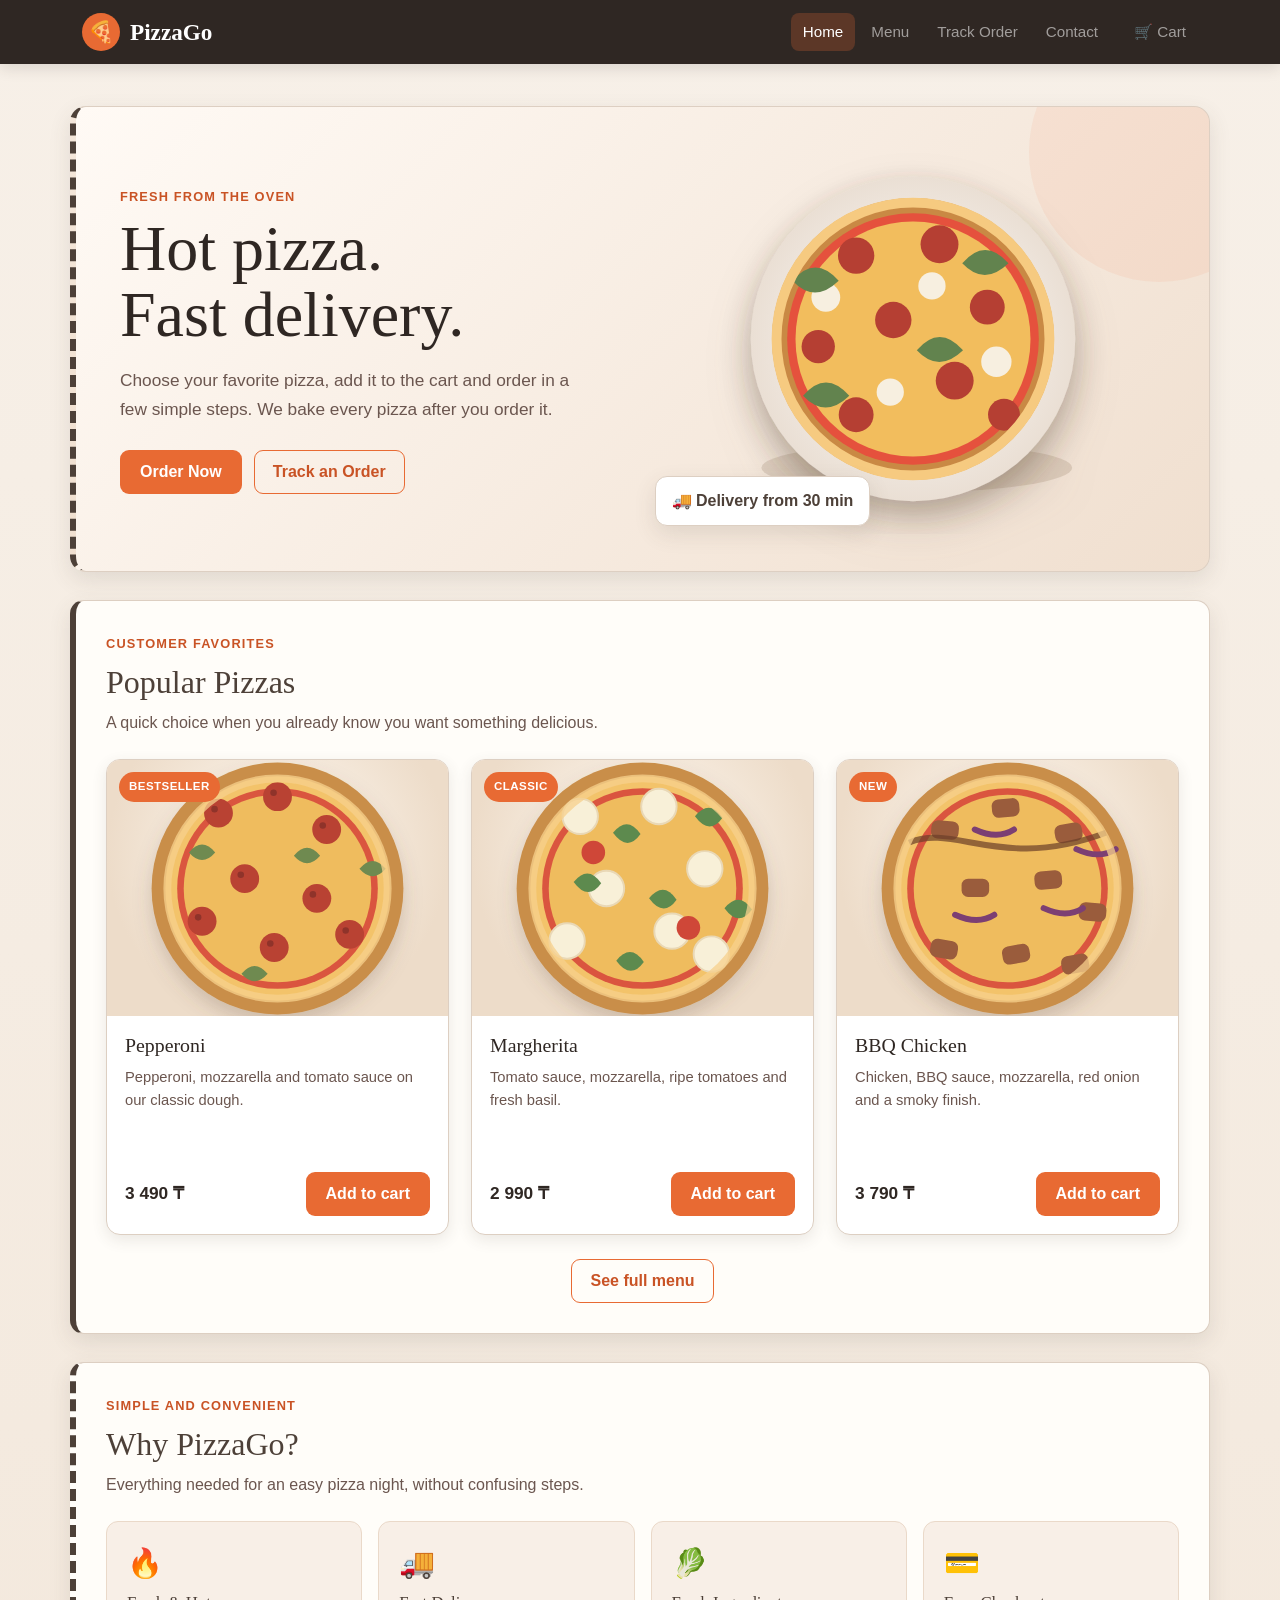
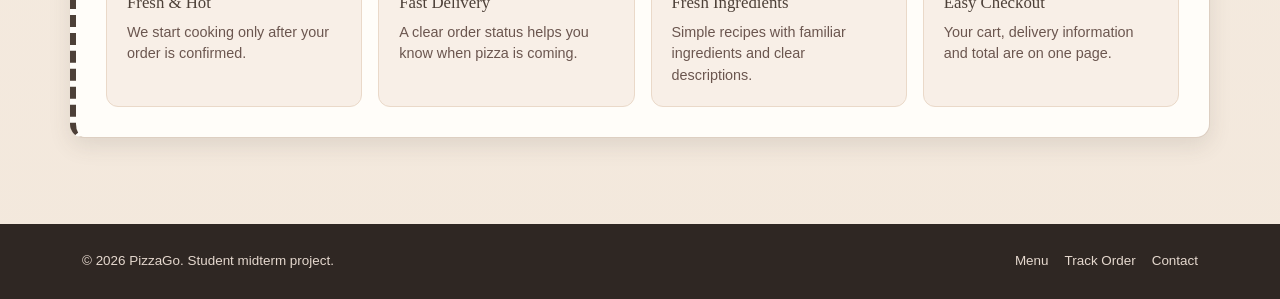
<file: index.html>
<!DOCTYPE html>
<html lang="en">
<head>
    <meta charset="UTF-8">
    <meta name="viewport" content="width=device-width, initial-scale=1.0">
    <meta name="description" content="PizzaGo pizza delivery - fresh pizza, simple ordering and fast delivery.">
    <title>PizzaGo | Pizza Delivery</title>
    <link href="vendor/bootstrap.min.css" rel="stylesheet">
    <link rel="stylesheet" href="styles.css">
</head>
<body>
<header class="site-header sticky-top">
    <nav class="navbar navbar-expand-lg navbar-dark" aria-label="Main navigation">
        <div class="container">
            <a class="navbar-brand" href="index.html">
                <span class="brand-mark">🍕</span>
                <span class="brand-name">PizzaGo</span>
            </a>
            <button class="navbar-toggler" type="button" data-bs-toggle="collapse" data-bs-target="#mainNav" aria-controls="mainNav" aria-expanded="false" aria-label="Toggle navigation">
                <span class="navbar-toggler-icon"></span>
            </button>
            <div class="collapse navbar-collapse" id="mainNav">
                <ul class="navbar-nav ms-auto align-items-lg-center gap-lg-1">
                    <li class="nav-item"><a class="nav-link active" aria-current="page" href="index.html">Home</a></li>
                    <li class="nav-item"><a class="nav-link" href="menu.html">Menu</a></li>
                    <li class="nav-item"><a class="nav-link" href="tracking.html">Track Order</a></li>
                    <li class="nav-item"><a class="nav-link" href="contact.html">Contact</a></li>
                    <li class="nav-item ms-lg-2">
                        <a class="nav-link cart-link" href="cart.html">🛒 Cart <span class="cart-count">0</span></a>
                    </li>
                </ul>
            </div>
        </div>
    </nav>
</header>

<main>
    <div class="page-shell">
        <section class="hero" aria-labelledby="hero-title">
            <div class="row g-0 align-items-center">
                <div class="col-lg-6">
                    <div class="hero-content">
                        <span class="eyebrow">Fresh from the oven</span>
                        <h1 id="hero-title">Hot pizza.<br>Fast delivery.</h1>
                        <p>Choose your favorite pizza, add it to the cart and order in a few simple steps. We bake every pizza after you order it.</p>
                        <div class="hero-actions">
                            <a class="btn btn-pizza" href="menu.html">Order Now</a>
                            <a class="btn btn-outline-pizza" href="tracking.html">Track an Order</a>
                        </div>
                    </div>
                </div>
                <div class="col-lg-6">
                    <div class="hero-image-wrap">
                        <img class="hero-image" src="images/hero-pizza.svg" alt="Fresh pizza with pepperoni, tomatoes and basil">
                        <div class="delivery-chip">🚚 Delivery from 30 min</div>
                    </div>
                </div>
            </div>
        </section>

        <section class="section-card" aria-labelledby="popular-title">
            <span class="eyebrow">Customer favorites</span>
            <h2 class="section-heading" id="popular-title">Popular Pizzas</h2>
            <p class="section-subtitle">A quick choice when you already know you want something delicious.</p>

            <div class="pizza-grid">
                <article class="pizza-card">
                    <span class="pizza-tag">Bestseller</span>
                    <img src="images/pepperoni.svg" alt="Pepperoni pizza">
                    <div class="pizza-card-body">
                        <h3>Pepperoni</h3>
                        <p>Pepperoni, mozzarella and tomato sauce on our classic dough.</p>
                        <div class="pizza-meta">
                            <span class="price">3 490 ₸</span>
                            <button class="btn btn-pizza" type="button" data-add-pizza="pepperoni">Add to cart</button>
                        </div>
                    </div>
                </article>

                <article class="pizza-card">
                    <span class="pizza-tag">Classic</span>
                    <img src="images/margherita.svg" alt="Margherita pizza">
                    <div class="pizza-card-body">
                        <h3>Margherita</h3>
                        <p>Tomato sauce, mozzarella, ripe tomatoes and fresh basil.</p>
                        <div class="pizza-meta">
                            <span class="price">2 990 ₸</span>
                            <button class="btn btn-pizza" type="button" data-add-pizza="margherita">Add to cart</button>
                        </div>
                    </div>
                </article>

                <article class="pizza-card">
                    <span class="pizza-tag">New</span>
                    <img src="images/bbq.svg" alt="BBQ chicken pizza">
                    <div class="pizza-card-body">
                        <h3>BBQ Chicken</h3>
                        <p>Chicken, BBQ sauce, mozzarella, red onion and a smoky finish.</p>
                        <div class="pizza-meta">
                            <span class="price">3 790 ₸</span>
                            <button class="btn btn-pizza" type="button" data-add-pizza="bbq">Add to cart</button>
                        </div>
                    </div>
                </article>
            </div>

            <div class="text-center mt-4">
                <a class="btn btn-outline-pizza" href="menu.html">See full menu</a>
            </div>
        </section>

        <section class="section-card dashed" aria-labelledby="why-title">
            <span class="eyebrow">Simple and convenient</span>
            <h2 class="section-heading" id="why-title">Why PizzaGo?</h2>
            <p class="section-subtitle">Everything needed for an easy pizza night, without confusing steps.</p>

            <div class="benefit-grid">
                <div class="benefit-item">
                    <div class="benefit-icon">🔥</div>
                    <h3>Fresh & Hot</h3>
                    <p>We start cooking only after your order is confirmed.</p>
                </div>
                <div class="benefit-item">
                    <div class="benefit-icon">🚚</div>
                    <h3>Fast Delivery</h3>
                    <p>A clear order status helps you know when pizza is coming.</p>
                </div>
                <div class="benefit-item">
                    <div class="benefit-icon">🥬</div>
                    <h3>Fresh Ingredients</h3>
                    <p>Simple recipes with familiar ingredients and clear descriptions.</p>
                </div>
                <div class="benefit-item">
                    <div class="benefit-icon">💳</div>
                    <h3>Easy Checkout</h3>
                    <p>Your cart, delivery information and total are on one page.</p>
                </div>
            </div>
        </section>
    </div>
</main>

<div class="toast-container position-fixed bottom-0 end-0 p-3">
    <div id="cartToast" class="toast" role="status" aria-live="polite" aria-atomic="true">
        <div class="toast-header">
            <strong class="me-auto">PizzaGo</strong>
            <button type="button" class="btn-close" data-bs-dismiss="toast" aria-label="Close"></button>
        </div>
        <div class="toast-body">Added to cart.</div>
    </div>
</div>

<footer class="site-footer">
    <div class="container footer-inner">
        <p>© 2026 PizzaGo. Student midterm project.</p>
        <div class="footer-links">
            <a href="menu.html">Menu</a>
            <a href="tracking.html">Track Order</a>
            <a href="contact.html">Contact</a>
        </div>
    </div>
</footer>

<script src="vendor/bootstrap.bundle.min.js"></script>
<script src="script.js"></script>
</body>
</html>
</file>
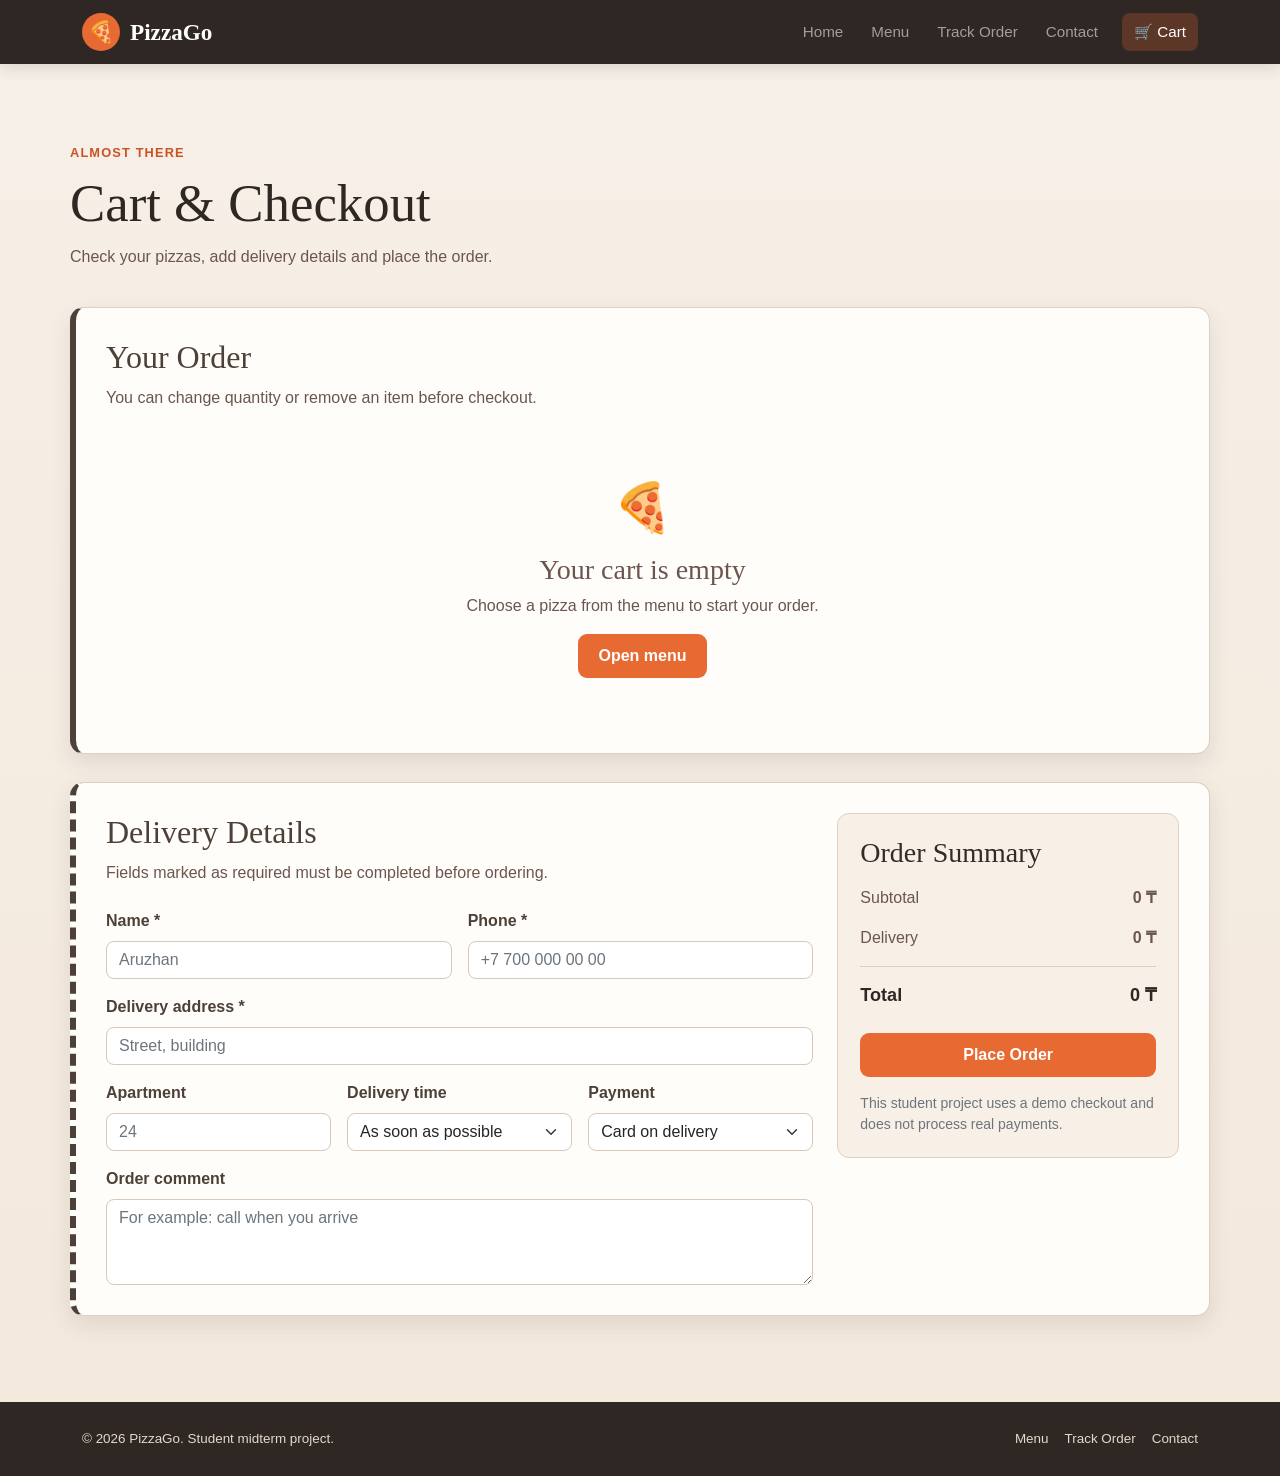
<file: cart.html>
<!DOCTYPE html>
<html lang="en">
<head>
    <meta charset="UTF-8">
    <meta name="viewport" content="width=device-width, initial-scale=1.0">
    <meta name="description" content="PizzaGo cart and checkout page.">
    <title>Cart & Checkout | PizzaGo</title>
    <link href="vendor/bootstrap.min.css" rel="stylesheet">
    <link rel="stylesheet" href="styles.css">
</head>
<body>
<header class="site-header sticky-top">
    <nav class="navbar navbar-expand-lg navbar-dark" aria-label="Main navigation">
        <div class="container">
            <a class="navbar-brand" href="index.html"><span class="brand-mark">🍕</span><span class="brand-name">PizzaGo</span></a>
            <button class="navbar-toggler" type="button" data-bs-toggle="collapse" data-bs-target="#mainNav" aria-controls="mainNav" aria-expanded="false" aria-label="Toggle navigation"><span class="navbar-toggler-icon"></span></button>
            <div class="collapse navbar-collapse" id="mainNav">
                <ul class="navbar-nav ms-auto align-items-lg-center gap-lg-1">
                    <li class="nav-item"><a class="nav-link" href="index.html">Home</a></li>
                    <li class="nav-item"><a class="nav-link" href="menu.html">Menu</a></li>
                    <li class="nav-item"><a class="nav-link" href="tracking.html">Track Order</a></li>
                    <li class="nav-item"><a class="nav-link" href="contact.html">Contact</a></li>
                    <li class="nav-item ms-lg-2"><a class="nav-link cart-link active" aria-current="page" href="cart.html">🛒 Cart <span class="cart-count">0</span></a></li>
                </ul>
            </div>
        </div>
    </nav>
</header>

<main>
    <div class="page-shell">
        <header class="page-banner">
            <span class="eyebrow">Almost there</span>
            <h1>Cart & Checkout</h1>
            <p class="section-subtitle">Check your pizzas, add delivery details and place the order.</p>
        </header>

        <section class="section-card" aria-labelledby="cart-title">
            <h2 class="section-heading" id="cart-title">Your Order</h2>
            <p class="section-subtitle">You can change quantity or remove an item before checkout.</p>

            <div id="emptyCart" class="empty-state d-none">
                <div class="display-5 mb-3">🍕</div>
                <h3>Your cart is empty</h3>
                <p>Choose a pizza from the menu to start your order.</p>
                <a href="menu.html" class="btn btn-pizza">Open menu</a>
            </div>

            <div class="cart-table-wrap" id="cartTable">
                <table class="table align-middle cart-table">
                    <thead>
                        <tr><th scope="col">Item</th><th scope="col">Price</th><th scope="col">Quantity</th><th scope="col">Total</th><th scope="col">Action</th></tr>
                    </thead>
                    <tbody id="cartBody"></tbody>
                </table>
            </div>
        </section>

        <section class="section-card dashed" aria-labelledby="checkout-title">
            <div class="row g-4">
                <div class="col-lg-8">
                    <h2 class="section-heading" id="checkout-title">Delivery Details</h2>
                    <p class="section-subtitle">Fields marked as required must be completed before ordering.</p>

                    <form id="checkoutForm" class="row g-3 needs-validation" novalidate>
                        <div class="col-md-6">
                            <label class="form-label" for="customerName">Name *</label>
                            <input class="form-control" id="customerName" type="text" placeholder="Aruzhan" required>
                            <div class="invalid-feedback">Please enter your name.</div>
                        </div>
                        <div class="col-md-6">
                            <label class="form-label" for="phone">Phone *</label>
                            <input class="form-control" id="phone" type="tel" placeholder="+7 700 000 00 00" required>
                            <div class="invalid-feedback">Please enter your phone number.</div>
                        </div>
                        <div class="col-12">
                            <label class="form-label" for="address">Delivery address *</label>
                            <input class="form-control" id="address" type="text" placeholder="Street, building" required>
                            <div class="invalid-feedback">Please enter a delivery address.</div>
                        </div>
                        <div class="col-md-4">
                            <label class="form-label" for="apartment">Apartment</label>
                            <input class="form-control" id="apartment" type="text" placeholder="24">
                        </div>
                        <div class="col-md-4">
                            <label class="form-label" for="deliveryTime">Delivery time</label>
                            <select class="form-select" id="deliveryTime">
                                <option>As soon as possible</option>
                                <option>In 1 hour</option>
                                <option>In 2 hours</option>
                            </select>
                        </div>
                        <div class="col-md-4">
                            <label class="form-label" for="payment">Payment</label>
                            <select class="form-select" id="payment">
                                <option>Card on delivery</option>
                                <option>Cash</option>
                            </select>
                        </div>
                        <div class="col-12">
                            <label class="form-label" for="comment">Order comment</label>
                            <textarea class="form-control" id="comment" rows="3" placeholder="For example: call when you arrive"></textarea>
                        </div>
                        <div class="col-12 d-lg-none">
                            <button class="btn btn-pizza w-100" type="submit">Place Order</button>
                        </div>
                    </form>
                </div>

                <div class="col-lg-4">
                    <aside class="order-summary" aria-label="Order summary">
                        <h3>Order Summary</h3>
                        <div class="summary-line"><span>Subtotal</span><strong id="subtotal">0 ₸</strong></div>
                        <div class="summary-line"><span>Delivery</span><strong id="deliveryFee">0 ₸</strong></div>
                        <div class="summary-line summary-total"><span>Total</span><strong id="orderTotal">0 ₸</strong></div>
                        <button class="btn btn-pizza w-100 mt-3 d-none d-lg-block" type="submit" form="checkoutForm">Place Order</button>
                        <small class="d-block text-muted mt-3">This student project uses a demo checkout and does not process real payments.</small>
                    </aside>
                </div>
            </div>
        </section>
    </div>
</main>

<div class="toast-container position-fixed bottom-0 end-0 p-3"><div id="cartToast" class="toast" role="status" aria-live="polite" aria-atomic="true"><div class="toast-header"><strong class="me-auto">PizzaGo</strong><button type="button" class="btn-close" data-bs-dismiss="toast" aria-label="Close"></button></div><div class="toast-body">Message</div></div></div>

<footer class="site-footer">
    <div class="container footer-inner"><p>© 2026 PizzaGo. Student midterm project.</p><div class="footer-links"><a href="menu.html">Menu</a><a href="tracking.html">Track Order</a><a href="contact.html">Contact</a></div></div>
</footer>
<script src="vendor/bootstrap.bundle.min.js"></script>
<script src="script.js"></script>
</body>
</html>
</file>
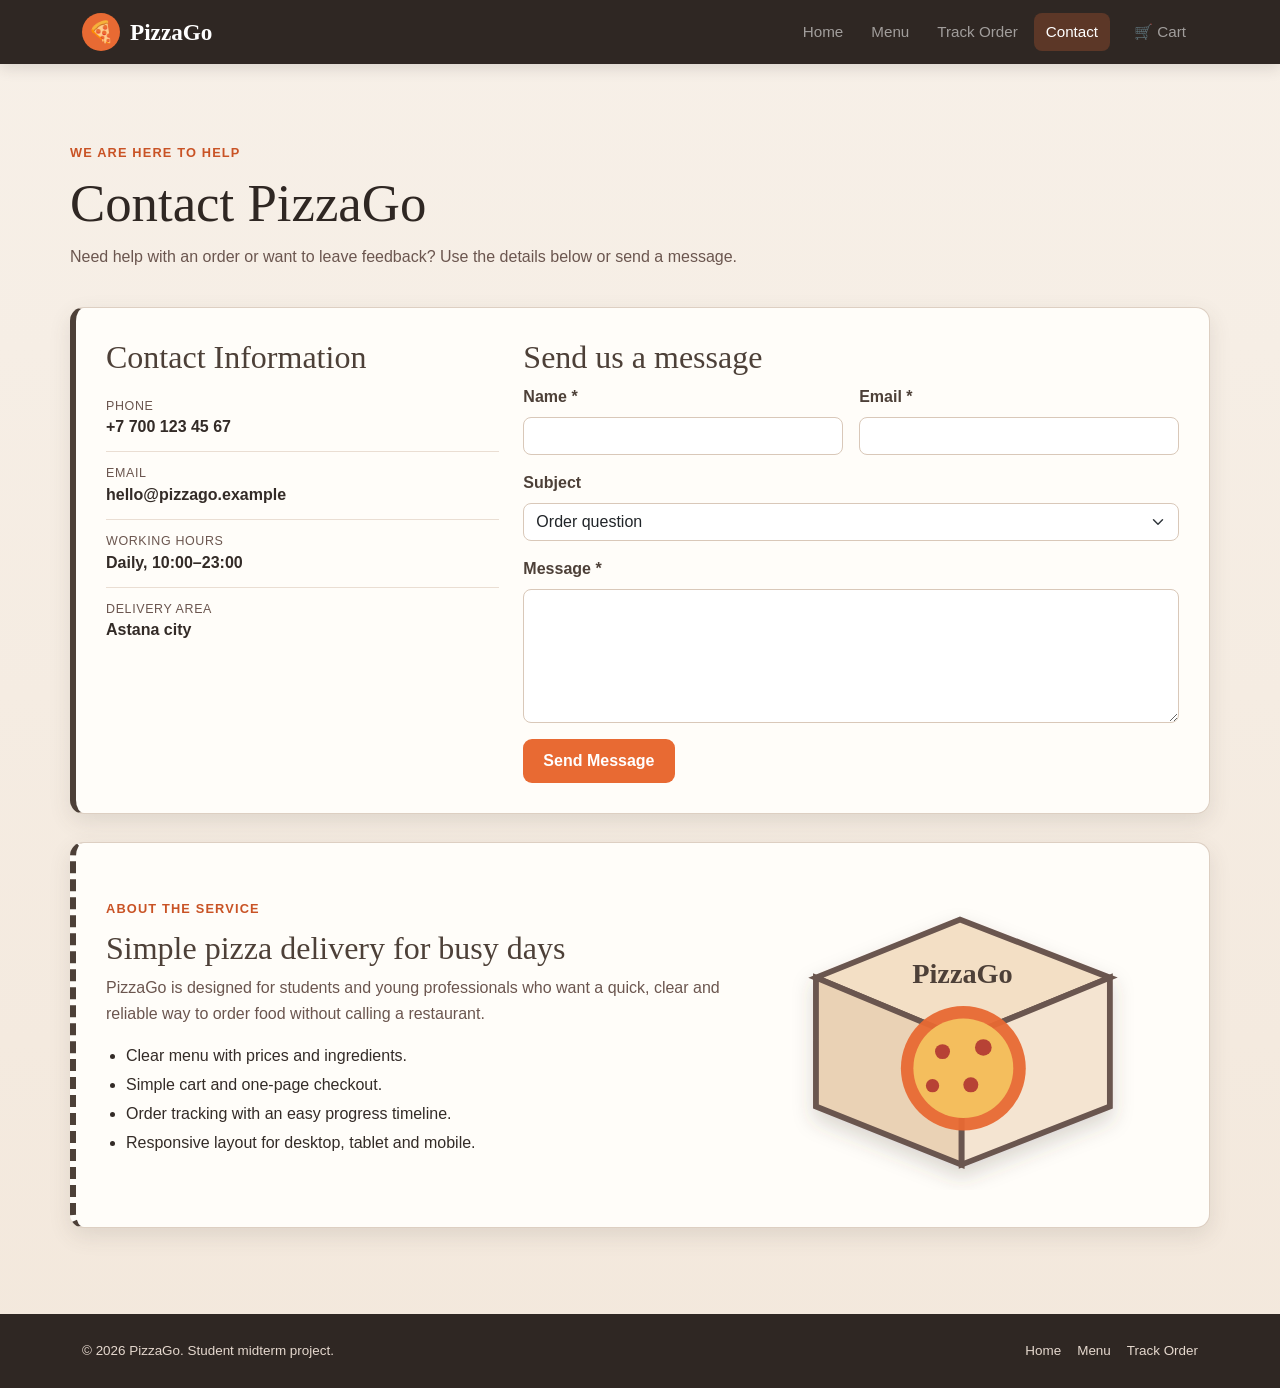
<file: contact.html>
<!DOCTYPE html>
<html lang="en">
<head>
    <meta charset="UTF-8">
    <meta name="viewport" content="width=device-width, initial-scale=1.0">
    <meta name="description" content="Contact PizzaGo and learn more about the delivery service.">
    <title>Contact | PizzaGo</title>
    <link href="vendor/bootstrap.min.css" rel="stylesheet">
    <link rel="stylesheet" href="styles.css">
</head>
<body>
<header class="site-header sticky-top">
    <nav class="navbar navbar-expand-lg navbar-dark" aria-label="Main navigation">
        <div class="container">
            <a class="navbar-brand" href="index.html"><span class="brand-mark">🍕</span><span class="brand-name">PizzaGo</span></a>
            <button class="navbar-toggler" type="button" data-bs-toggle="collapse" data-bs-target="#mainNav" aria-controls="mainNav" aria-expanded="false" aria-label="Toggle navigation"><span class="navbar-toggler-icon"></span></button>
            <div class="collapse navbar-collapse" id="mainNav">
                <ul class="navbar-nav ms-auto align-items-lg-center gap-lg-1">
                    <li class="nav-item"><a class="nav-link" href="index.html">Home</a></li>
                    <li class="nav-item"><a class="nav-link" href="menu.html">Menu</a></li>
                    <li class="nav-item"><a class="nav-link" href="tracking.html">Track Order</a></li>
                    <li class="nav-item"><a class="nav-link active" aria-current="page" href="contact.html">Contact</a></li>
                    <li class="nav-item ms-lg-2"><a class="nav-link cart-link" href="cart.html">🛒 Cart <span class="cart-count">0</span></a></li>
                </ul>
            </div>
        </div>
    </nav>
</header>

<main>
    <div class="page-shell">
        <header class="page-banner">
            <span class="eyebrow">We are here to help</span>
            <h1>Contact PizzaGo</h1>
            <p class="section-subtitle">Need help with an order or want to leave feedback? Use the details below or send a message.</p>
        </header>

        <section class="section-card" aria-labelledby="contact-title">
            <div class="contact-grid">
                <div>
                    <h2 class="section-heading" id="contact-title">Contact Information</h2>
                    <ul class="contact-list">
                        <li><span class="contact-label">Phone</span><strong>+7 700 123 45 67</strong></li>
                        <li><span class="contact-label">Email</span><strong>hello@pizzago.example</strong></li>
                        <li><span class="contact-label">Working hours</span><strong>Daily, 10:00–23:00</strong></li>
                        <li><span class="contact-label">Delivery area</span><strong>Astana city</strong></li>
                    </ul>
                </div>

                <div>
                    <h2 class="section-heading">Send us a message</h2>
                    <div class="alert alert-success d-none" id="contactSuccess" role="alert">Thank you! Your message has been sent in this demo.</div>
                    <form id="contactForm" class="row g-3 needs-validation" novalidate>
                        <div class="col-md-6">
                            <label class="form-label" for="contactName">Name *</label>
                            <input class="form-control" id="contactName" type="text" required>
                            <div class="invalid-feedback">Please enter your name.</div>
                        </div>
                        <div class="col-md-6">
                            <label class="form-label" for="contactEmail">Email *</label>
                            <input class="form-control" id="contactEmail" type="email" required>
                            <div class="invalid-feedback">Please enter a valid email.</div>
                        </div>
                        <div class="col-12">
                            <label class="form-label" for="subject">Subject</label>
                            <select class="form-select" id="subject">
                                <option>Order question</option>
                                <option>Delivery issue</option>
                                <option>Feedback</option>
                                <option>Other</option>
                            </select>
                        </div>
                        <div class="col-12">
                            <label class="form-label" for="message">Message *</label>
                            <textarea class="form-control" id="message" rows="5" required></textarea>
                            <div class="invalid-feedback">Please write a short message.</div>
                        </div>
                        <div class="col-12"><button class="btn btn-pizza" type="submit">Send Message</button></div>
                    </form>
                </div>
            </div>
        </section>

        <section class="section-card dashed" aria-labelledby="about-title">
            <div class="row g-4 align-items-center">
                <div class="col-lg-7">
                    <span class="eyebrow">About the service</span>
                    <h2 class="section-heading" id="about-title">Simple pizza delivery for busy days</h2>
                    <p class="section-subtitle mb-3">PizzaGo is designed for students and young professionals who want a quick, clear and reliable way to order food without calling a restaurant.</p>
                    <ul class="about-points">
                        <li>Clear menu with prices and ingredients.</li>
                        <li>Simple cart and one-page checkout.</li>
                        <li>Order tracking with an easy progress timeline.</li>
                        <li>Responsive layout for desktop, tablet and mobile.</li>
                    </ul>
                </div>
                <div class="col-lg-5 text-center">
                    <img class="img-fluid" src="images/pizza-box.svg" alt="PizzaGo pizza box illustration">
                </div>
            </div>
        </section>
    </div>
</main>

<footer class="site-footer">
    <div class="container footer-inner"><p>© 2026 PizzaGo. Student midterm project.</p><div class="footer-links"><a href="index.html">Home</a><a href="menu.html">Menu</a><a href="tracking.html">Track Order</a></div></div>
</footer>
<script src="vendor/bootstrap.bundle.min.js"></script>
<script src="script.js"></script>
</body>
</html>
</file>
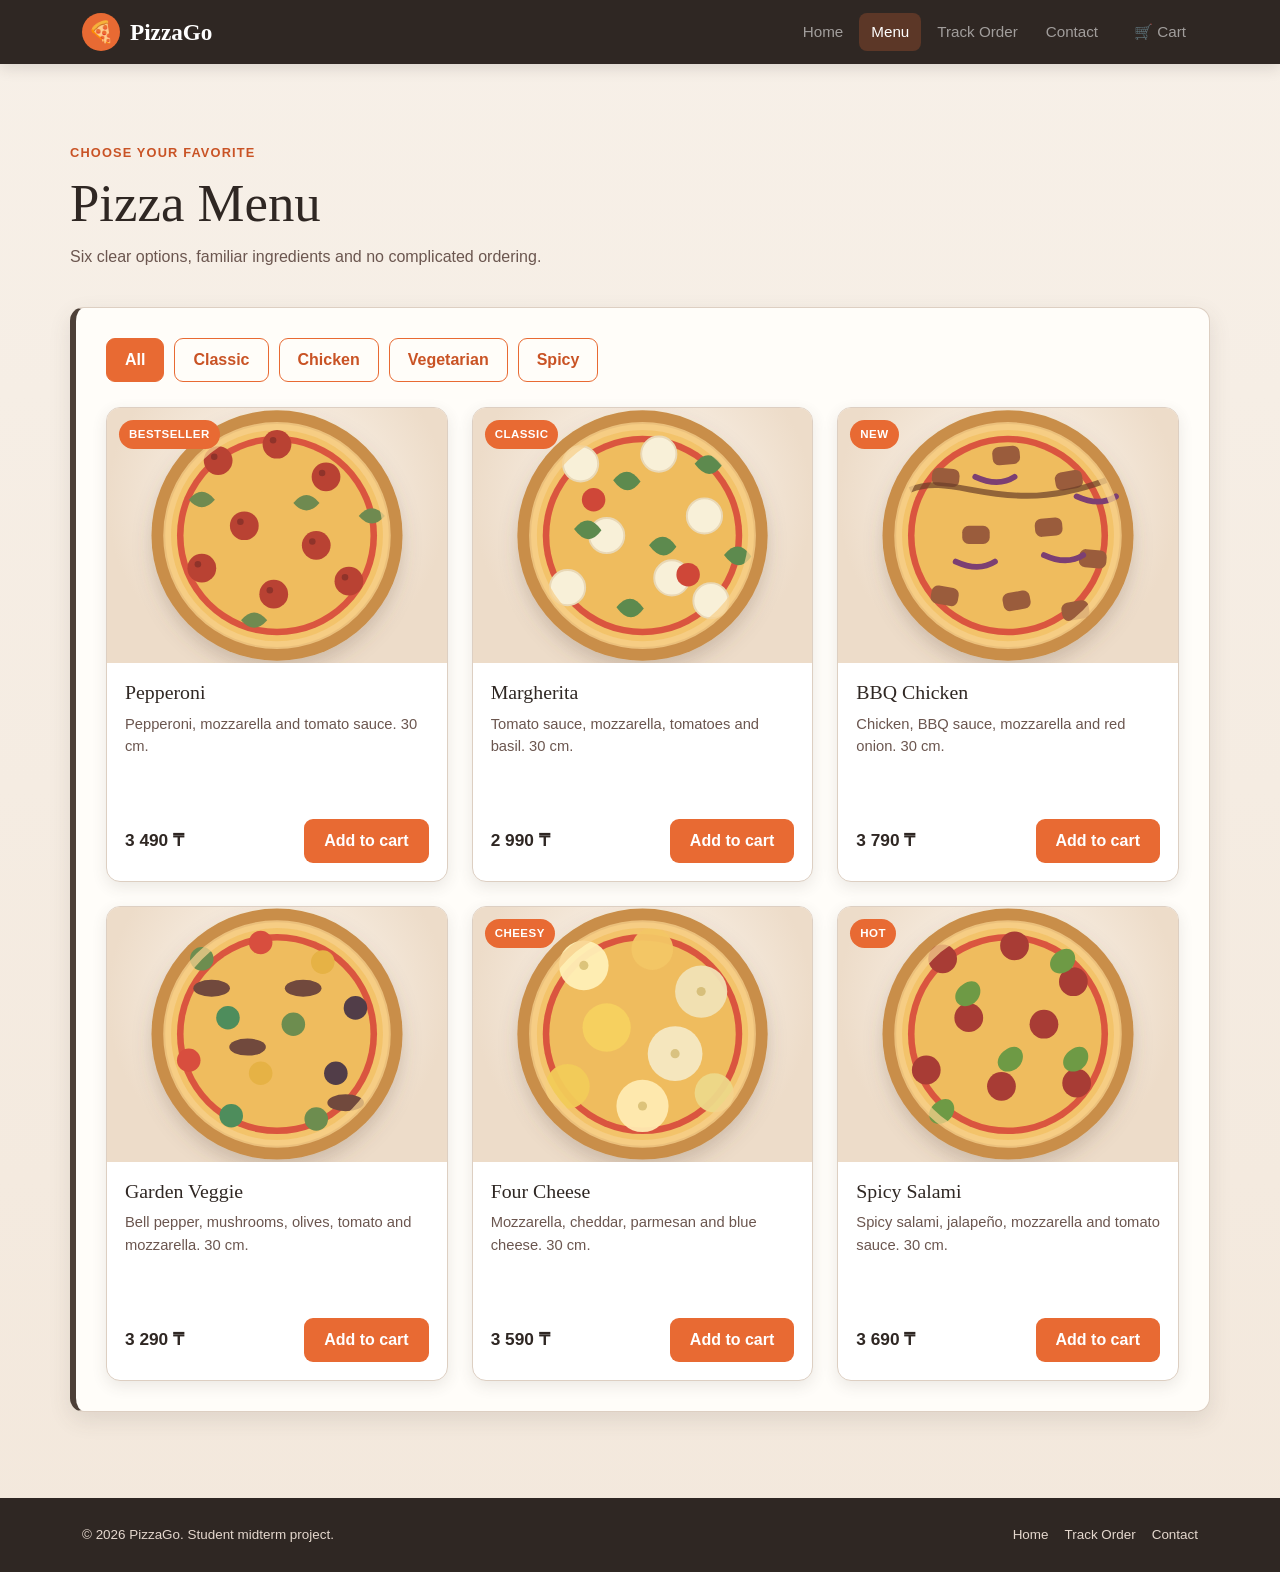
<file: menu.html>
<!DOCTYPE html>
<html lang="en">
<head>
    <meta charset="UTF-8">
    <meta name="viewport" content="width=device-width, initial-scale=1.0">
    <meta name="description" content="PizzaGo menu with classic, chicken, vegetarian and spicy pizzas.">
    <title>Menu | PizzaGo</title>
    <link href="vendor/bootstrap.min.css" rel="stylesheet">
    <link rel="stylesheet" href="styles.css">
</head>
<body>
<header class="site-header sticky-top">
    <nav class="navbar navbar-expand-lg navbar-dark" aria-label="Main navigation">
        <div class="container">
            <a class="navbar-brand" href="index.html"><span class="brand-mark">🍕</span><span class="brand-name">PizzaGo</span></a>
            <button class="navbar-toggler" type="button" data-bs-toggle="collapse" data-bs-target="#mainNav" aria-controls="mainNav" aria-expanded="false" aria-label="Toggle navigation"><span class="navbar-toggler-icon"></span></button>
            <div class="collapse navbar-collapse" id="mainNav">
                <ul class="navbar-nav ms-auto align-items-lg-center gap-lg-1">
                    <li class="nav-item"><a class="nav-link" href="index.html">Home</a></li>
                    <li class="nav-item"><a class="nav-link active" aria-current="page" href="menu.html">Menu</a></li>
                    <li class="nav-item"><a class="nav-link" href="tracking.html">Track Order</a></li>
                    <li class="nav-item"><a class="nav-link" href="contact.html">Contact</a></li>
                    <li class="nav-item ms-lg-2"><a class="nav-link cart-link" href="cart.html">🛒 Cart <span class="cart-count">0</span></a></li>
                </ul>
            </div>
        </div>
    </nav>
</header>

<main>
    <div class="page-shell">
        <header class="page-banner">
            <span class="eyebrow">Choose your favorite</span>
            <h1>Pizza Menu</h1>
            <p class="section-subtitle">Six clear options, familiar ingredients and no complicated ordering.</p>
        </header>

        <section class="section-card" aria-labelledby="menu-title">
            <h2 class="visually-hidden" id="menu-title">Pizza catalog</h2>
            <div class="filter-row" aria-label="Pizza filters">
                <button class="btn btn-outline-pizza active" type="button" data-filter="all">All</button>
                <button class="btn btn-outline-pizza" type="button" data-filter="classic">Classic</button>
                <button class="btn btn-outline-pizza" type="button" data-filter="chicken">Chicken</button>
                <button class="btn btn-outline-pizza" type="button" data-filter="vegetarian">Vegetarian</button>
                <button class="btn btn-outline-pizza" type="button" data-filter="spicy">Spicy</button>
            </div>

            <div class="row g-4" id="menuGrid">
                <div class="col-lg-4 col-md-6 col-12">
                    <article class="pizza-card menu-card" data-category="classic spicy">
                        <span class="pizza-tag">Bestseller</span>
                        <img src="images/pepperoni.svg" alt="Pepperoni pizza">
                        <div class="pizza-card-body">
                            <h3>Pepperoni</h3>
                            <p>Pepperoni, mozzarella and tomato sauce. 30 cm.</p>
                            <div class="pizza-meta"><span class="price">3 490 ₸</span><button class="btn btn-pizza" type="button" data-add-pizza="pepperoni">Add to cart</button></div>
                        </div>
                    </article>
                </div>

                <div class="col-lg-4 col-md-6 col-12">
                    <article class="pizza-card menu-card" data-category="classic vegetarian">
                        <span class="pizza-tag">Classic</span>
                        <img src="images/margherita.svg" alt="Margherita pizza">
                        <div class="pizza-card-body">
                            <h3>Margherita</h3>
                            <p>Tomato sauce, mozzarella, tomatoes and basil. 30 cm.</p>
                            <div class="pizza-meta"><span class="price">2 990 ₸</span><button class="btn btn-pizza" type="button" data-add-pizza="margherita">Add to cart</button></div>
                        </div>
                    </article>
                </div>

                <div class="col-lg-4 col-md-6 col-12">
                    <article class="pizza-card menu-card" data-category="chicken">
                        <span class="pizza-tag">New</span>
                        <img src="images/bbq.svg" alt="BBQ chicken pizza">
                        <div class="pizza-card-body">
                            <h3>BBQ Chicken</h3>
                            <p>Chicken, BBQ sauce, mozzarella and red onion. 30 cm.</p>
                            <div class="pizza-meta"><span class="price">3 790 ₸</span><button class="btn btn-pizza" type="button" data-add-pizza="bbq">Add to cart</button></div>
                        </div>
                    </article>
                </div>

                <div class="col-lg-4 col-md-6 col-12">
                    <article class="pizza-card menu-card" data-category="vegetarian">
                        <img src="images/veggie.svg" alt="Vegetarian pizza with vegetables">
                        <div class="pizza-card-body">
                            <h3>Garden Veggie</h3>
                            <p>Bell pepper, mushrooms, olives, tomato and mozzarella. 30 cm.</p>
                            <div class="pizza-meta"><span class="price">3 290 ₸</span><button class="btn btn-pizza" type="button" data-add-pizza="veggie">Add to cart</button></div>
                        </div>
                    </article>
                </div>

                <div class="col-lg-4 col-md-6 col-12">
                    <article class="pizza-card menu-card" data-category="classic vegetarian">
                        <span class="pizza-tag">Cheesy</span>
                        <img src="images/cheese.svg" alt="Four cheese pizza">
                        <div class="pizza-card-body">
                            <h3>Four Cheese</h3>
                            <p>Mozzarella, cheddar, parmesan and blue cheese. 30 cm.</p>
                            <div class="pizza-meta"><span class="price">3 590 ₸</span><button class="btn btn-pizza" type="button" data-add-pizza="cheese">Add to cart</button></div>
                        </div>
                    </article>
                </div>

                <div class="col-lg-4 col-md-6 col-12">
                    <article class="pizza-card menu-card" data-category="spicy">
                        <span class="pizza-tag">Hot</span>
                        <img src="images/spicy.svg" alt="Spicy salami pizza">
                        <div class="pizza-card-body">
                            <h3>Spicy Salami</h3>
                            <p>Spicy salami, jalapeño, mozzarella and tomato sauce. 30 cm.</p>
                            <div class="pizza-meta"><span class="price">3 690 ₸</span><button class="btn btn-pizza" type="button" data-add-pizza="spicy">Add to cart</button></div>
                        </div>
                    </article>
                </div>
            </div>
        </section>
    </div>
</main>

<div class="toast-container position-fixed bottom-0 end-0 p-3">
    <div id="cartToast" class="toast" role="status" aria-live="polite" aria-atomic="true">
        <div class="toast-header"><strong class="me-auto">PizzaGo</strong><button type="button" class="btn-close" data-bs-dismiss="toast" aria-label="Close"></button></div>
        <div class="toast-body">Added to cart.</div>
    </div>
</div>

<footer class="site-footer">
    <div class="container footer-inner">
        <p>© 2026 PizzaGo. Student midterm project.</p>
        <div class="footer-links"><a href="index.html">Home</a><a href="tracking.html">Track Order</a><a href="contact.html">Contact</a></div>
    </div>
</footer>
<script src="vendor/bootstrap.bundle.min.js"></script>
<script src="script.js"></script>
</body>
</html>
</file>
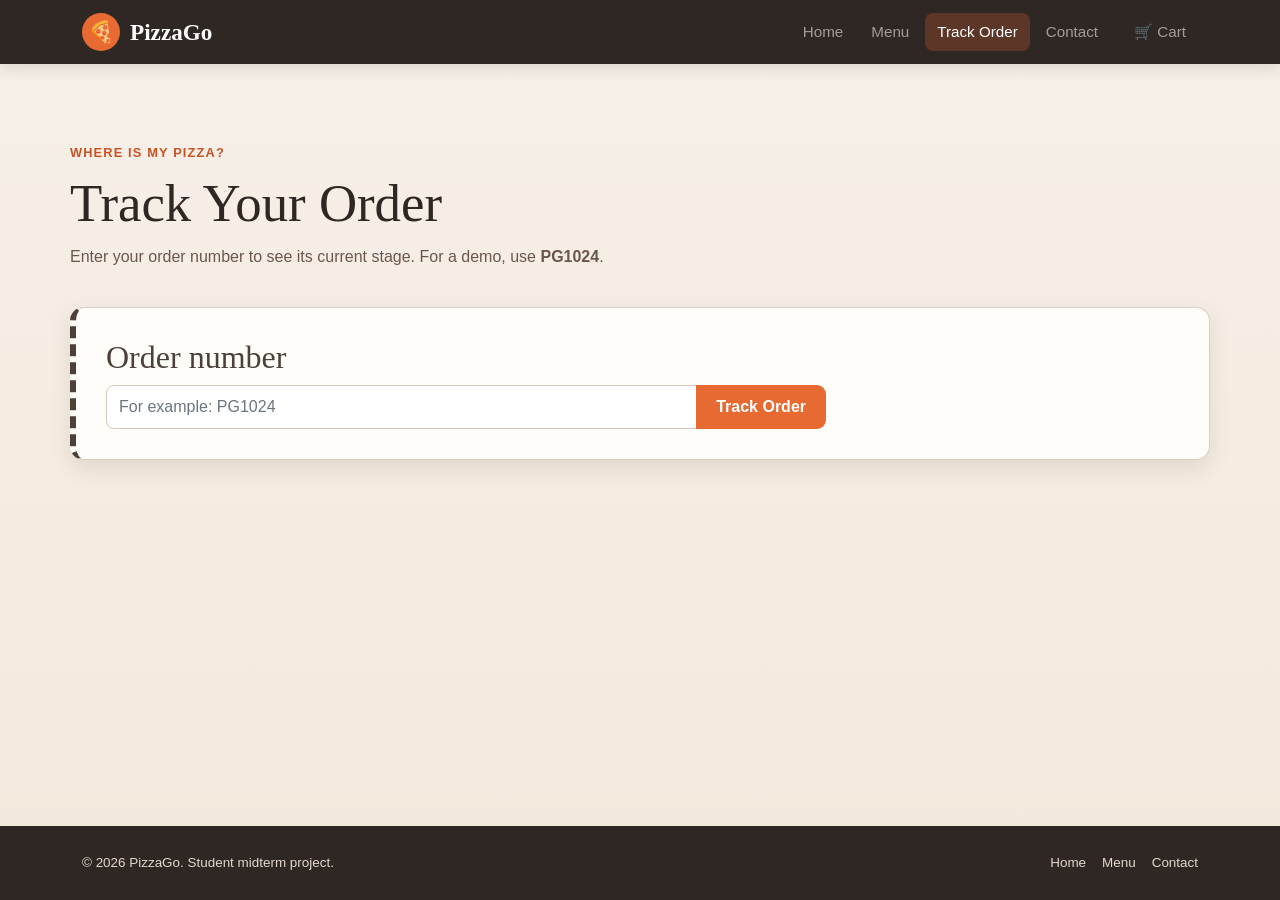
<file: tracking.html>
<!DOCTYPE html>
<html lang="en">
<head>
    <meta charset="UTF-8">
    <meta name="viewport" content="width=device-width, initial-scale=1.0">
    <meta name="description" content="Track a PizzaGo delivery order.">
    <title>Track Order | PizzaGo</title>
    <link href="vendor/bootstrap.min.css" rel="stylesheet">
    <link rel="stylesheet" href="styles.css">
</head>
<body>
<header class="site-header sticky-top">
    <nav class="navbar navbar-expand-lg navbar-dark" aria-label="Main navigation">
        <div class="container">
            <a class="navbar-brand" href="index.html"><span class="brand-mark">🍕</span><span class="brand-name">PizzaGo</span></a>
            <button class="navbar-toggler" type="button" data-bs-toggle="collapse" data-bs-target="#mainNav" aria-controls="mainNav" aria-expanded="false" aria-label="Toggle navigation"><span class="navbar-toggler-icon"></span></button>
            <div class="collapse navbar-collapse" id="mainNav">
                <ul class="navbar-nav ms-auto align-items-lg-center gap-lg-1">
                    <li class="nav-item"><a class="nav-link" href="index.html">Home</a></li>
                    <li class="nav-item"><a class="nav-link" href="menu.html">Menu</a></li>
                    <li class="nav-item"><a class="nav-link active" aria-current="page" href="tracking.html">Track Order</a></li>
                    <li class="nav-item"><a class="nav-link" href="contact.html">Contact</a></li>
                    <li class="nav-item ms-lg-2"><a class="nav-link cart-link" href="cart.html">🛒 Cart <span class="cart-count">0</span></a></li>
                </ul>
            </div>
        </div>
    </nav>
</header>

<main>
    <div class="page-shell">
        <header class="page-banner">
            <span class="eyebrow">Where is my pizza?</span>
            <h1>Track Your Order</h1>
            <p class="section-subtitle">Enter your order number to see its current stage. For a demo, use <strong>PG1024</strong>.</p>
        </header>

        <section class="section-card dashed" aria-labelledby="search-title">
            <h2 class="section-heading" id="search-title">Order number</h2>
            <form id="trackingForm" class="track-search">
                <div class="input-group">
                    <input class="form-control" id="orderIdInput" type="text" placeholder="For example: PG1024" aria-label="Order number" required>
                    <button class="btn btn-pizza" type="submit">Track Order</button>
                </div>
            </form>
            <div class="alert alert-warning mt-3 d-none" id="orderNotFound" role="alert">We could not find that order. Check the number or try the demo order PG1024.</div>
        </section>

        <section class="section-card d-none" id="trackingResult" aria-labelledby="status-title">
            <span class="eyebrow">Live status</span>
            <h2 class="section-heading" id="status-title">Your pizza is <span id="trackStatus">Preparing</span></h2>
            <p class="section-subtitle">Estimated time: <strong id="etaText">20–30 min</strong></p>

            <div class="order-overview">
                <div class="overview-box"><span>Order number</span><strong id="trackOrderId">PG1024</strong></div>
                <div class="overview-box"><span>Delivery address</span><strong id="trackAddress">Astana</strong></div>
                <div class="overview-box"><span>Order total</span><strong id="trackTotal">0 ₸</strong></div>
            </div>

            <div class="timeline" aria-label="Delivery progress">
                <div class="timeline-step done"><div class="timeline-dot">✓</div><div class="timeline-label">Order placed</div></div>
                <div class="timeline-step current"><div class="timeline-dot">2</div><div class="timeline-label">Preparing</div></div>
                <div class="timeline-step"><div class="timeline-dot">3</div><div class="timeline-label">On the way</div></div>
                <div class="timeline-step"><div class="timeline-dot">4</div><div class="timeline-label">Delivered</div></div>
            </div>

            <div class="delivery-visual">
                <img src="images/delivery.svg" alt="Pizza delivery route illustration">
            </div>
        </section>
    </div>
</main>

<footer class="site-footer">
    <div class="container footer-inner"><p>© 2026 PizzaGo. Student midterm project.</p><div class="footer-links"><a href="index.html">Home</a><a href="menu.html">Menu</a><a href="contact.html">Contact</a></div></div>
</footer>
<script src="vendor/bootstrap.bundle.min.js"></script>
<script src="script.js"></script>
</body>
</html>
</file>
<file: styles.css>
:root {
    --cream: #f7f0e8;
    --cream-dark: #ecdfd0;
    --paper: #fffdf9;
    --brown: #4d4038;
    --brown-dark: #2f2723;
    --brown-soft: #6b564f;
    --orange: #e86a33;
    --orange-dark: #c95325;
    --orange-soft: #ffe1cf;
    --green: #647b52;
    --border: #ddcfc2;
    --shadow: 0 8px 22px rgba(77, 64, 56, 0.12);
}

* {
    box-sizing: border-box;
}

html {
    scroll-behavior: smooth;
}

body {
    margin: 0;
    min-height: 100vh;
    display: flex;
    flex-direction: column;
    background: linear-gradient(180deg, var(--cream) 0%, #f3e8dc 100%);
    color: #332b27;
    font-family: Arial, sans-serif;
}

main {
    flex: 1;
}

h1,
h2,
h3,
h4,
.brand-name {
    font-family: Georgia, serif;
}

a {
    color: inherit;
}

/* Header / navigation */
.site-header {
    background-color: var(--brown-dark);
    box-shadow: 0 4px 14px rgba(47, 39, 35, 0.14);
    z-index: 1000;
}

.navbar-brand {
    display: flex;
    align-items: center;
    gap: 10px;
    color: white;
    font-size: 1.45rem;
    font-weight: 700;
}

.navbar-brand:hover,
.navbar-brand:focus {
    color: var(--orange-soft);
}

.brand-mark {
    width: 38px;
    height: 38px;
    display: inline-flex;
    align-items: center;
    justify-content: center;
    border-radius: 50%;
    background-color: var(--orange);
    font-size: 21px;
}

.site-header .nav-link {
    color: #f5ece5;
    font-size: 0.95rem;
    border-radius: 8px;
    padding: 8px 12px !important;
    transition: background-color 0.2s ease, color 0.2s ease;
}

.site-header .nav-link:hover,
.site-header .nav-link.active {
    color: white;
    background-color: rgba(232, 106, 51, 0.24);
}

.cart-link {
    position: relative;
}

.cart-count {
    position: absolute;
    top: -6px;
    right: -8px;
    min-width: 20px;
    height: 20px;
    padding: 0 5px;
    display: inline-flex;
    align-items: center;
    justify-content: center;
    border-radius: 999px;
    background-color: var(--orange);
    color: white;
    font-size: 11px;
    font-weight: 700;
}

.navbar-toggler {
    border-color: rgba(255, 255, 255, 0.35);
}

.navbar-toggler:focus {
    box-shadow: 0 0 0 0.18rem rgba(232, 106, 51, 0.25);
}

.navbar-toggler-icon {
    filter: invert(1);
}

/* Shared */
.page-shell {
    max-width: 1180px;
    margin: 0 auto;
    padding: 42px 20px 58px;
}

.section-card {
    background-color: var(--paper);
    border: 1px solid var(--border);
    border-left: 6px solid var(--brown);
    border-radius: 14px;
    box-shadow: var(--shadow);
    padding: 30px;
    margin-bottom: 28px;
}

.section-card.dashed {
    border-left-style: dashed;
}

.section-heading {
    color: var(--brown);
    margin-bottom: 8px;
}

.section-subtitle {
    color: var(--brown-soft);
    margin-bottom: 24px;
    line-height: 1.6;
}

.eyebrow {
    display: inline-block;
    margin-bottom: 10px;
    color: var(--orange-dark);
    font-weight: 700;
    font-size: 0.8rem;
    letter-spacing: 0.09em;
    text-transform: uppercase;
}

.btn-pizza {
    border: 0;
    background-color: var(--orange);
    color: white;
    border-radius: 9px;
    padding: 10px 20px;
    font-weight: 700;
    transition: transform 0.2s ease, background-color 0.2s ease, box-shadow 0.2s ease;
}

.btn-pizza:hover,
.btn-pizza:focus {
    background-color: var(--orange-dark);
    color: white;
    transform: translateY(-2px);
    box-shadow: 0 7px 15px rgba(201, 83, 37, 0.22);
}

.btn-outline-pizza {
    border: 1px solid var(--orange);
    background-color: transparent;
    color: var(--orange-dark);
    border-radius: 9px;
    padding: 9px 18px;
    font-weight: 700;
}

.btn-outline-pizza:hover,
.btn-outline-pizza.active {
    background-color: var(--orange);
    border-color: var(--orange);
    color: white;
}

/* Home */
.hero {
    position: relative;
    overflow: hidden;
    background: linear-gradient(135deg, #fffaf5 0%, #f0dfcf 100%);
    border: 1px solid var(--border);
    border-left: 6px dashed var(--brown);
    border-radius: 16px;
    box-shadow: var(--shadow);
    margin-bottom: 28px;
}

.hero::after {
    content: "";
    position: absolute;
    width: 260px;
    height: 260px;
    border-radius: 50%;
    background-color: rgba(232, 106, 51, 0.08);
    right: -80px;
    top: -85px;
}

.hero-content {
    padding: 58px 44px;
}

.hero h1 {
    color: var(--brown-dark);
    font-size: clamp(2.3rem, 5vw, 4.3rem);
    line-height: 1.03;
    margin-bottom: 18px;
}

.hero p {
    max-width: 560px;
    color: var(--brown-soft);
    font-size: 1.08rem;
    line-height: 1.7;
}

.hero-actions {
    display: flex;
    flex-wrap: wrap;
    gap: 12px;
    margin-top: 26px;
}

.hero-image-wrap {
    min-height: 430px;
    display: flex;
    align-items: center;
    justify-content: center;
    padding: 35px 35px 35px 10px;
    position: relative;
    z-index: 2;
}

.hero-image {
    width: min(100%, 470px);
    filter: drop-shadow(0 18px 20px rgba(77, 64, 56, 0.18));
    transition: transform 0.25s ease;
}

.hero:hover .hero-image {
    transform: rotate(2deg) scale(1.02);
}

.delivery-chip {
    position: absolute;
    left: 12px;
    bottom: 45px;
    background-color: white;
    border: 1px solid var(--border);
    box-shadow: var(--shadow);
    border-radius: 12px;
    padding: 12px 16px;
    font-weight: 700;
    color: var(--brown);
}

.pizza-grid {
    display: grid;
    grid-template-columns: repeat(3, minmax(0, 1fr));
    gap: 22px;
}

.pizza-card {
    position: relative;
    height: 100%;
    background-color: white;
    border: 1px solid var(--border);
    border-radius: 14px;
    overflow: hidden;
    box-shadow: 0 5px 15px rgba(77, 64, 56, 0.11);
    transition: transform 0.2s ease, box-shadow 0.2s ease;
}

.pizza-card:hover {
    transform: translateY(-5px);
    box-shadow: 0 12px 24px rgba(77, 64, 56, 0.18);
}

.pizza-card img {
    width: 100%;
    aspect-ratio: 4 / 3;
    object-fit: cover;
    display: block;
    background-color: #f4e7db;
}

.pizza-card-body {
    display: flex;
    flex-direction: column;
    min-height: 218px;
    padding: 18px;
}

.pizza-card h3 {
    color: var(--brown-dark);
    font-size: 1.24rem;
    margin-bottom: 8px;
}

.pizza-card p {
    flex-grow: 1;
    color: var(--brown-soft);
    font-size: 0.92rem;
    line-height: 1.55;
}

.pizza-meta {
    display: flex;
    align-items: center;
    justify-content: space-between;
    gap: 12px;
    margin-top: 12px;
}

.price {
    font-size: 1.08rem;
    color: var(--brown-dark);
    font-weight: 800;
}

.pizza-tag {
    position: absolute;
    top: 12px;
    left: 12px;
    z-index: 2;
    padding: 6px 10px;
    border-radius: 999px;
    background-color: var(--orange);
    color: white;
    font-size: 0.72rem;
    font-weight: 800;
    text-transform: uppercase;
    letter-spacing: 0.04em;
}

.benefit-grid {
    display: grid;
    grid-template-columns: repeat(4, 1fr);
    gap: 16px;
}

.benefit-item {
    padding: 20px;
    background-color: #f8efe7;
    border-radius: 12px;
    border: 1px solid #ead9c9;
}

.benefit-icon {
    font-size: 1.8rem;
    margin-bottom: 8px;
}

.benefit-item h3 {
    font-size: 1.05rem;
    color: var(--brown);
}

.benefit-item p {
    margin: 0;
    font-size: 0.9rem;
    color: var(--brown-soft);
    line-height: 1.5;
}

/* Menu */
.page-banner {
    padding: 34px 0 14px;
}

.page-banner h1 {
    color: var(--brown-dark);
    font-size: clamp(2rem, 5vw, 3.3rem);
}

.filter-row {
    display: flex;
    flex-wrap: wrap;
    gap: 10px;
    margin-bottom: 25px;
}

.menu-card {
    height: 100%;
}

.hidden-card {
    display: none !important;
}

/* Cart */
.cart-table-wrap {
    overflow-x: auto;
}

.cart-table {
    min-width: 680px;
    margin-bottom: 0;
}

.cart-table th {
    color: var(--brown);
    background-color: #f6ece4;
    border-bottom-width: 1px;
}

.cart-product {
    display: flex;
    align-items: center;
    gap: 12px;
}

.cart-product img {
    width: 64px;
    height: 64px;
    object-fit: cover;
    border-radius: 9px;
    background-color: #f4e7db;
}

.qty-control {
    display: inline-flex;
    align-items: center;
    gap: 10px;
}

.qty-btn {
    width: 30px;
    height: 30px;
    border: 1px solid var(--border);
    background-color: white;
    border-radius: 7px;
    color: var(--brown);
    font-weight: 800;
}

.qty-btn:hover {
    background-color: var(--orange-soft);
}

.order-summary {
    position: sticky;
    top: 98px;
    background-color: #f8efe7;
    border: 1px solid var(--border);
    border-radius: 12px;
    padding: 22px;
}

.summary-line {
    display: flex;
    justify-content: space-between;
    gap: 20px;
    padding: 8px 0;
    color: var(--brown-soft);
}

.summary-total {
    border-top: 1px solid var(--border);
    margin-top: 8px;
    padding-top: 15px;
    color: var(--brown-dark);
    font-size: 1.13rem;
    font-weight: 800;
}

.empty-state {
    text-align: center;
    padding: 45px 20px;
    color: var(--brown-soft);
}

.form-label {
    color: var(--brown);
    font-weight: 700;
}

.form-control,
.form-select {
    border-color: #d9c8b9;
    border-radius: 8px;
}

.form-control:focus,
.form-select:focus {
    border-color: var(--orange);
    box-shadow: 0 0 0 0.2rem rgba(232, 106, 51, 0.14);
}

/* Tracking */
.track-search {
    max-width: 720px;
}

.order-overview {
    display: grid;
    grid-template-columns: repeat(3, 1fr);
    gap: 15px;
    margin-bottom: 28px;
}

.overview-box {
    background-color: #f8efe7;
    border: 1px solid var(--border);
    border-radius: 12px;
    padding: 18px;
}

.overview-box span {
    display: block;
    color: var(--brown-soft);
    font-size: 0.8rem;
    margin-bottom: 5px;
}

.overview-box strong {
    color: var(--brown-dark);
}

.timeline {
    display: grid;
    grid-template-columns: repeat(4, 1fr);
    gap: 0;
    margin: 34px 0;
}

.timeline-step {
    position: relative;
    text-align: center;
    padding: 0 8px;
}

.timeline-step::before {
    content: "";
    position: absolute;
    height: 3px;
    background-color: #d8c9bc;
    top: 18px;
    left: 0;
    right: 0;
    z-index: 0;
}

.timeline-step:first-child::before {
    left: 50%;
}

.timeline-step:last-child::before {
    right: 50%;
}

.timeline-dot {
    position: relative;
    z-index: 1;
    width: 38px;
    height: 38px;
    display: flex;
    align-items: center;
    justify-content: center;
    margin: 0 auto 10px;
    border-radius: 50%;
    border: 3px solid #d8c9bc;
    background-color: var(--paper);
    color: #a89789;
    font-weight: 800;
}

.timeline-step.done::before,
.timeline-step.current::before {
    background-color: var(--orange);
}

.timeline-step.done .timeline-dot,
.timeline-step.current .timeline-dot {
    border-color: var(--orange);
    color: white;
    background-color: var(--orange);
}

.timeline-step.current .timeline-dot {
    box-shadow: 0 0 0 6px rgba(232, 106, 51, 0.14);
}

.timeline-label {
    font-weight: 700;
    color: var(--brown);
    font-size: 0.9rem;
}

.delivery-visual {
    min-height: 275px;
    display: flex;
    align-items: center;
    justify-content: center;
    background: linear-gradient(135deg, #f7ece2, #fffaf5);
    border: 1px dashed #cfb9a7;
    border-radius: 12px;
    overflow: hidden;
}

.delivery-visual img {
    width: min(90%, 540px);
}

/* Contact */
.contact-grid {
    display: grid;
    grid-template-columns: 0.9fr 1.5fr;
    gap: 24px;
}

.contact-list {
    list-style: none;
    padding: 0;
    margin: 0;
}

.contact-list li {
    padding: 12px 0;
    border-bottom: 1px solid #eaded3;
}

.contact-list li:last-child {
    border-bottom: 0;
}

.contact-label {
    display: block;
    font-size: 0.78rem;
    color: var(--brown-soft);
    text-transform: uppercase;
    letter-spacing: 0.05em;
}

.about-points {
    padding-left: 20px;
    line-height: 1.8;
}

/* Footer */
.site-footer {
    background-color: var(--brown-dark);
    color: #e5d8ce;
    padding: 27px 0;
}

.footer-inner {
    display: flex;
    align-items: center;
    justify-content: space-between;
    gap: 18px;
    flex-wrap: wrap;
}

.site-footer p {
    margin: 0;
    font-size: 0.84rem;
}

.footer-links {
    display: flex;
    gap: 16px;
    flex-wrap: wrap;
}

.footer-links a {
    color: #e5d8ce;
    text-decoration: none;
    font-size: 0.84rem;
}

.footer-links a:hover {
    color: #ffb690;
}

/* Tablet breakpoint */
@media (max-width: 991.98px) {
    .hero-content {
        padding: 42px 32px 12px;
    }

    .hero-image-wrap {
        min-height: 330px;
        padding: 10px 30px 35px;
    }

    .delivery-chip {
        left: 30px;
        bottom: 28px;
    }

    .pizza-grid {
        grid-template-columns: repeat(2, 1fr);
    }

    .benefit-grid {
        grid-template-columns: repeat(2, 1fr);
    }

    .order-summary {
        position: static;
    }

    .contact-grid {
        grid-template-columns: 1fr;
    }
}

/* Mobile breakpoint */
@media (max-width: 575.98px) {
    .page-shell {
        padding: 28px 14px 42px;
    }

    .section-card {
        padding: 22px 18px;
        border-left-width: 5px;
    }

    .hero-content {
        padding: 34px 22px 8px;
    }

    .hero-image-wrap {
        min-height: 280px;
        padding: 12px 20px 28px;
    }

    .delivery-chip {
        position: static;
        margin: 0 auto 22px;
        width: fit-content;
    }

    .hero-actions {
        flex-direction: column;
    }

    .hero-actions .btn {
        width: 100%;
    }

    .pizza-grid,
    .benefit-grid,
    .order-overview {
        grid-template-columns: 1fr;
    }

    .timeline {
        grid-template-columns: 1fr;
        gap: 14px;
        margin-left: 14px;
    }

    .timeline-step {
        display: grid;
        grid-template-columns: 48px 1fr;
        align-items: center;
        text-align: left;
        min-height: 52px;
    }

    .timeline-step::before {
        width: 3px;
        height: auto;
        top: 0;
        bottom: 0;
        left: 18px !important;
        right: auto !important;
    }

    .timeline-dot {
        margin: 0;
    }

    .pizza-meta {
        align-items: flex-start;
        flex-direction: column;
    }

    .pizza-meta .btn {
        width: 100%;
    }

    .footer-inner {
        flex-direction: column;
        text-align: center;
    }
}
</file>
